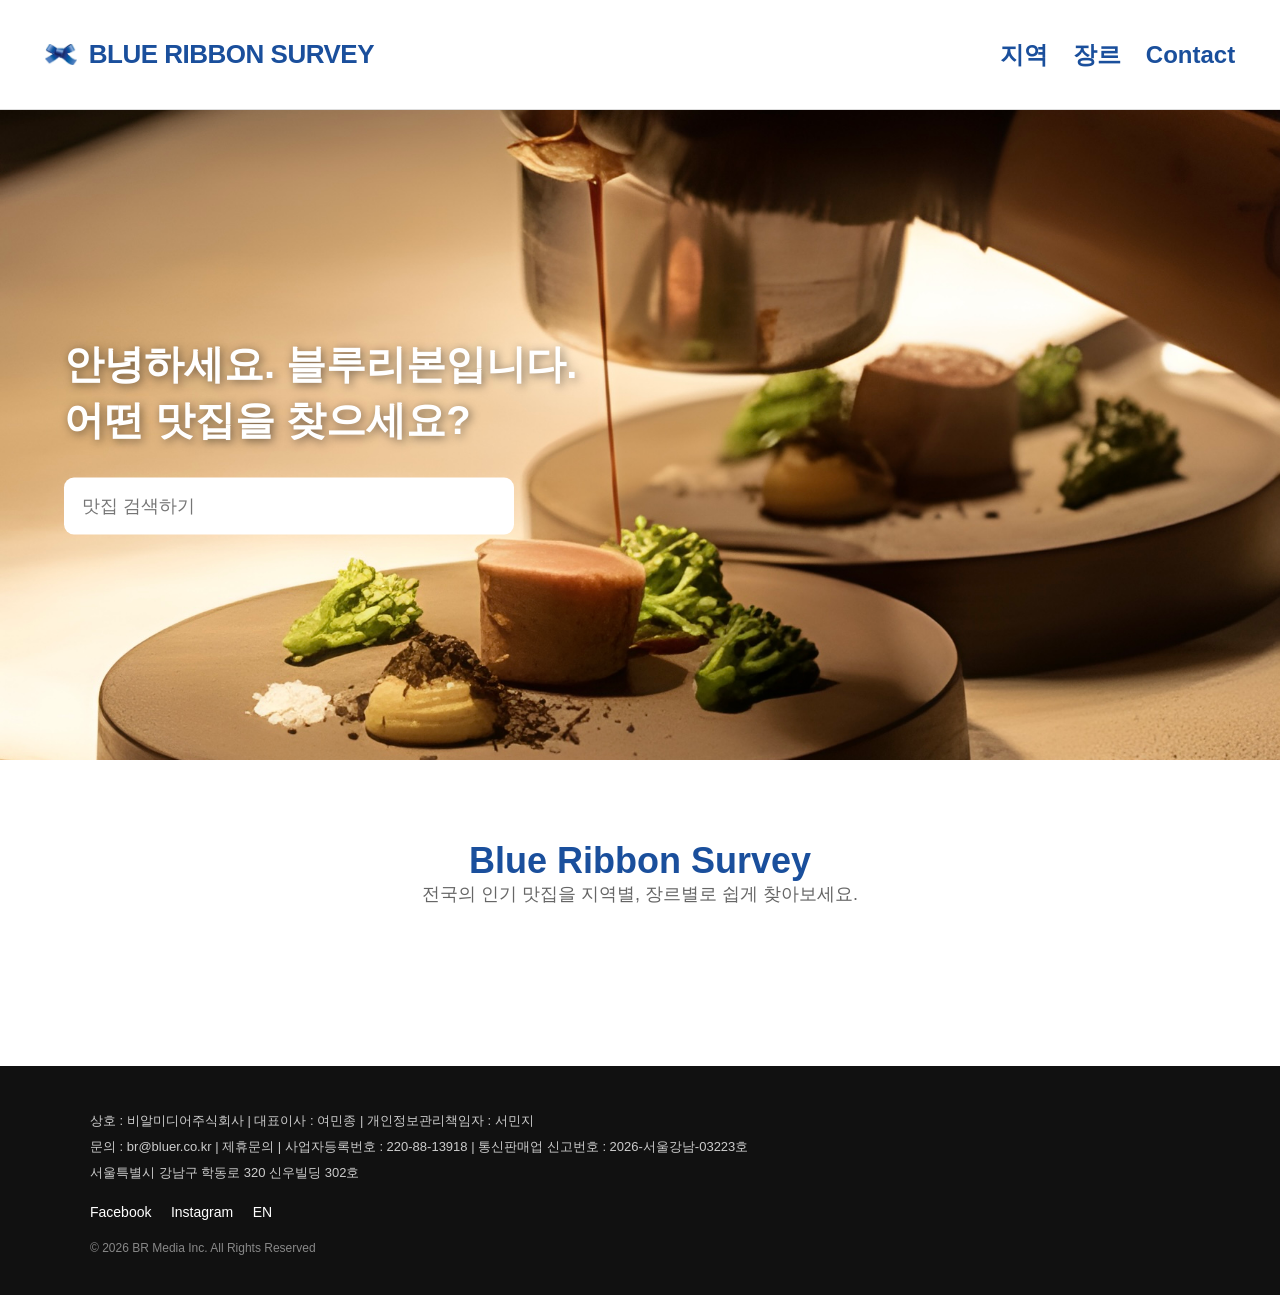
<file: index.html>
<!DOCTYPE html>
<html lang="ko">
<head>
    <meta charset="UTF-8">
    <meta name="viewport" content="width=device-width, initial-scale=1.0">
    <title>Blue Ribbon 맛집</title>

    <link rel="stylesheet" href="style.css">
</head>

<body>
<header>
    <a href="index.html" class="logo-link">
        <img src="blue.jpeg" alt="블루리본 아이콘" class="logo-icon">
        <h1>BLUE RIBBON SURVEY</h1>
    </a>
    
    <nav>
        <a href="지역.html">지역</a>
        <div class="dropdown">
            <a href="#" class="genre-menu">장르</a>
            <div class="dropdown-content">
                <a href="한식.html">한식</a>
                <a href="중식.html">중식</a>
                <a href="일식.html">일식</a>
                <a href="양식.html">양식</a>
            </div>
        </div>
        <a href="contact.html" class="nav-item contact-btn">Contact</a>

    </nav>
</header>

<main class="main-container">

    <img src="main.jpg" class="main-img" alt="메인사진">

    <div class="overlay">

        <h2>안녕하세요. 블루리본입니다.<br>어떤 맛집을 찾으세요?</h2>

        <div class="search-box">
            <input type="text" placeholder="맛집 검색하기">
        </div>

    </div>

</main>

<section class="intro-section">

    <h2>Blue Ribbon Survey</h2>

    <p>
        전국의 인기 맛집을 지역별, 장르별로 쉽게 찾아보세요.
    </p>

</section>
<footer id="footer" class="footer">

    <div class="footer-container">

        <div class="footer-info">
            <p>상호 : 비알미디어주식회사 | 대표이사 : 여민종 | 개인정보관리책임자 : 서민지</p>
            <p>문의 : br@bluer.co.kr | 제휴문의 | 사업자등록번호 : 220-88-13918 | 통신판매업 신고번호 : 2026-서울강남-03223호</p>
            <p>서울특별시 강남구 학동로 320 신우빌딩 302호</p>
        </div>

        <div class="footer-icons">
            <a href="#" class="icon">Facebook</a>
            <a href="#" class="icon">Instagram</a>
            <a href="#" class="icon-text">EN</a>
        </div>

        <p class="copyright">
            © 2026 BR Media Inc. All Rights Reserved
        </p>

    </div>

</footer>
</body>

</html>
</file>
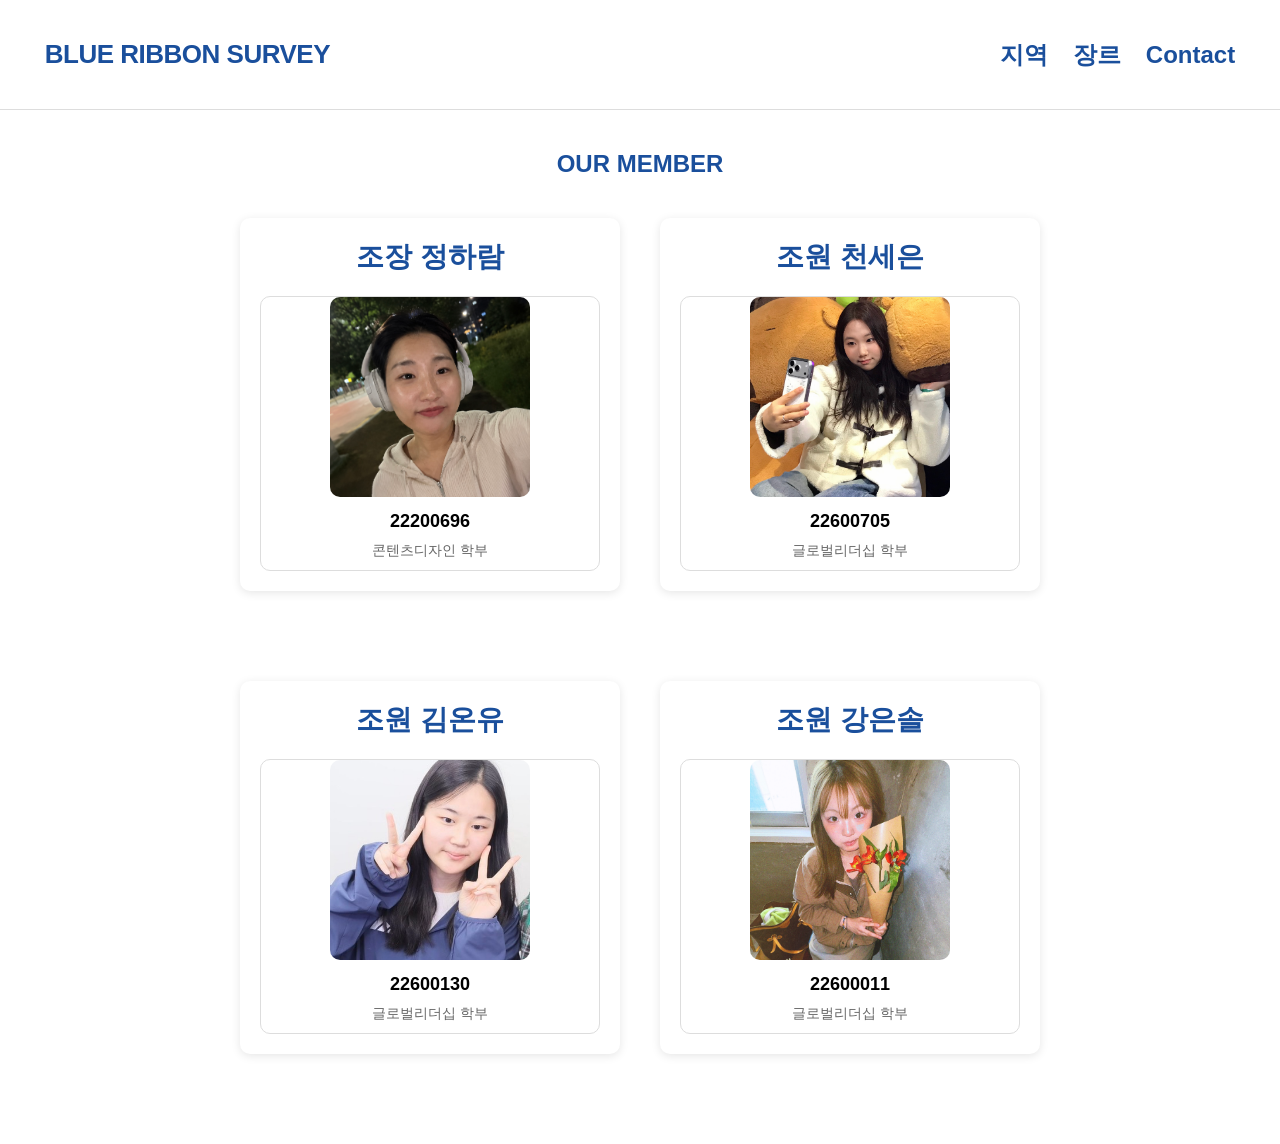
<file: contact.html>
<!DOCTYPE html>
<html lang="ko">

<head>
  <meta charset="UTF-8">

  <title>지역별 맛집</title>

  <link rel="stylesheet" href="style.css">
</head>

<body>

<header>

  <a href="index.html" class="logo-link">
    <h1>BLUE RIBBON SURVEY</h1>
  </a>

  <nav>

    <a href="지역.html">지역</a>

    <a href="genre.html">장르</a>

     <a href="contact.html">Contact</a>

  </nav>

</header>

<section class="region-page">

    <h2>OUR MEMBER</h2>

    <div class="member-container">

        <div class="card">
            <h3>조장 정하람</h3>
            <div class="restaurant-item">
                <img src="ha.jpeg">
                <h4>22200696</h4>
                <p>콘텐츠디자인 학부</p>
            </div>
        </div>

        <div class="card">
            <h3>조원 천세은</h3>
            <div class="restaurant-item">
                <img src="see.jpeg">
                <h4>22600705</h4>
                <p>글로벌리더십 학부</p>
            </div>
        </div>

        <div class="card">
            <h3>조원 김온유</h3>
            <div class="restaurant-item">
                <img src="dhd.jpeg">
                <h4>22600130</h4>
                <p>글로벌리더십 학부</p>
            </div>
        </div>

        <div class="card">
            <h3>조원 강은솔</h3>
            <div class="restaurant-item">
                <img src="es.jpeg">
                <h4>22600011</h4>
                <p>글로벌리더십 학부</p>
            </div>
        </div>

    </div>

</section>

</body>
</html>
</file>
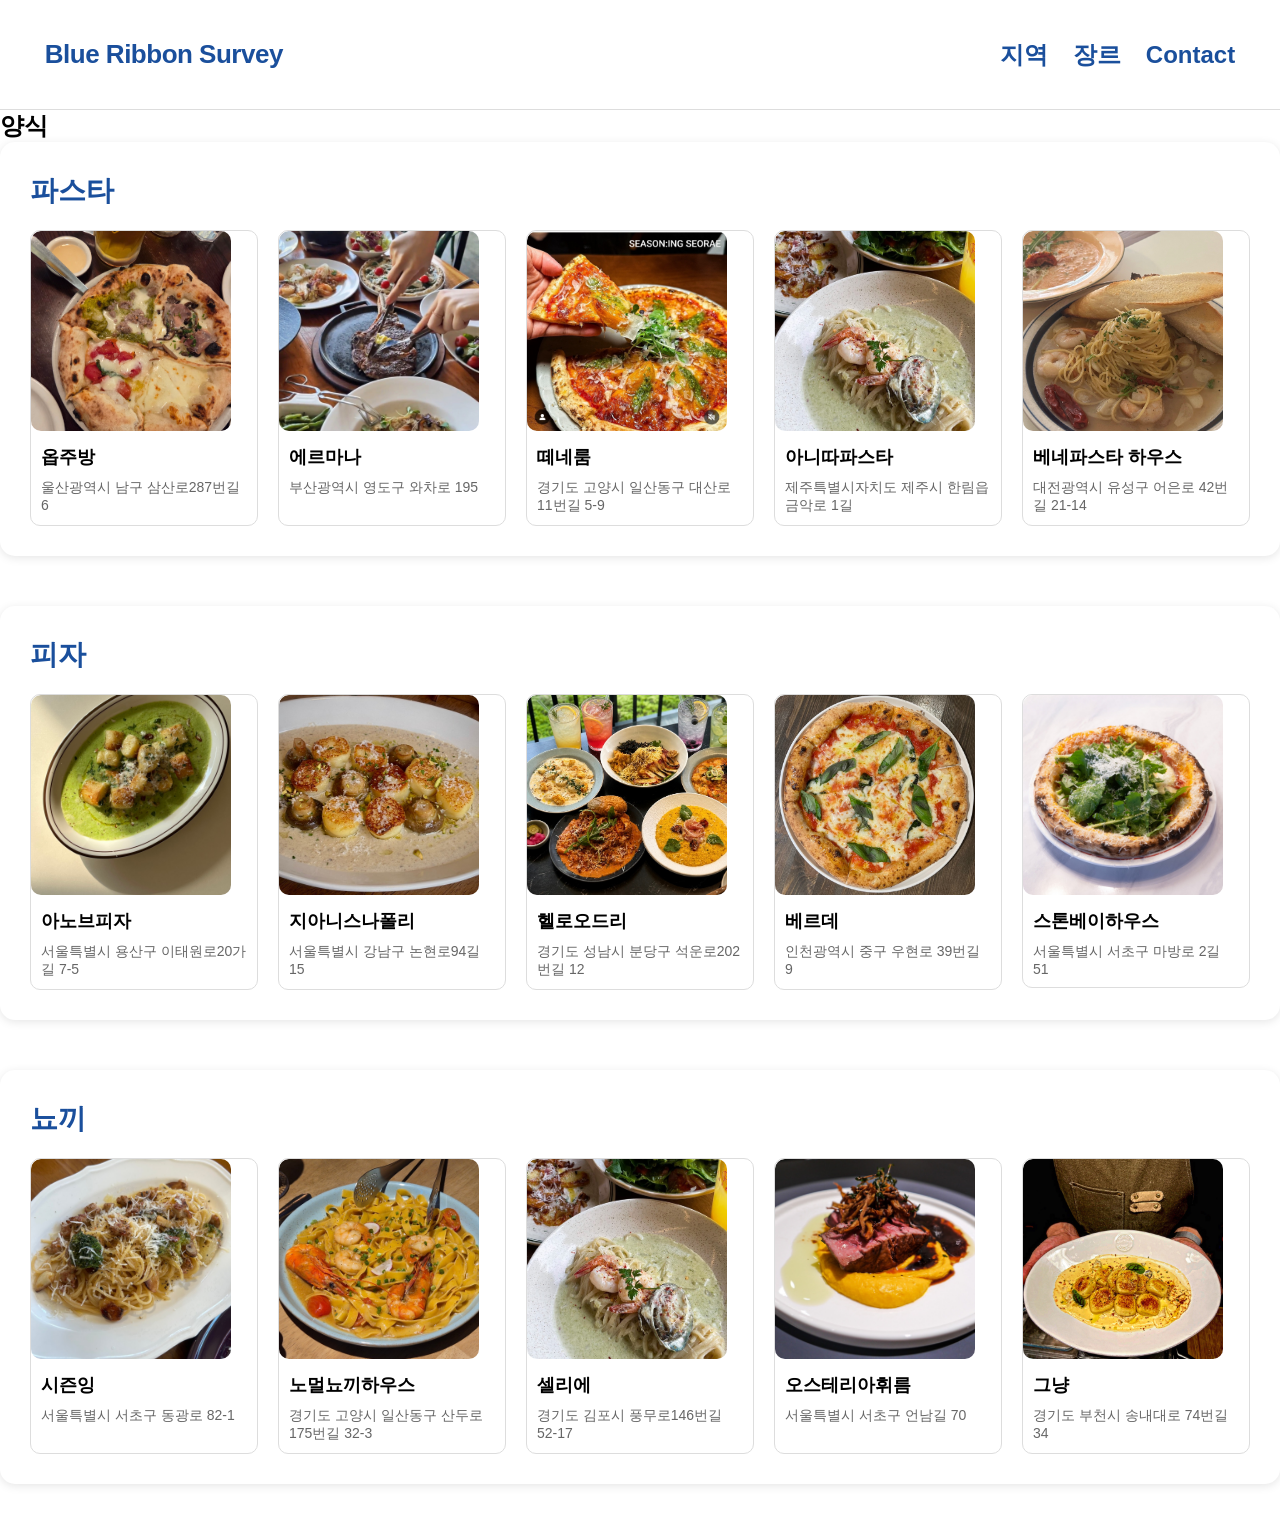
<file: 양식.html>
<!DOCTYPE html>
<html lang="ko">

<head>

  <meta charset="UTF-8">

  <title>양식</title>

  <link rel="stylesheet" href="style.css">

</head>

<body>


<header>

    <a href="index.html" class="logo-link">
        <h1>Blue Ribbon Survey</h1>
    </a>

    <nav>
      <a href="지역.html">지역</a>

      <div class="dropdown">

        <a href="#">장르</a>

        <div class="dropdown-content">

          <a href="한식.html">한식</a>

          <a href="중식.html">중식</a>

          <a href="일식.html">일식</a>

          <a href="양식.html">양식</a>

        </div>
      </div>

      <a href="contact.html">Contact</a>
    </nav>

</header>

<h2>양식</h2>

<!-- 파스타 -->
<div class="food-box">

  <h3>파스타</h3>

  <div class="restaurant-grid">

    <div class="restaurant-item">
      <img src="p0.jpeg">
      <h4>옵주방</h4>
      <p>울산광역시 남구 삼산로287번길 6</p>
    </div>

    <div class="restaurant-item">
      <img src="p1.jpeg">
      <h4>에르마나</h4>
      <p>부산광역시 영도구 와차로 195</p>
    </div>

    <div class="restaurant-item">
      <img src="p2.jpeg">
      <h4>떼네룸</h4>
      <p>경기도 고양시 일산동구 대산로11번길 5-9</p>
    </div>

     <div class="restaurant-item">
      <img src="p9.jpeg">
      <h4>아니따파스타</h4>
      <p>제주특별시자치도 제주시 한림읍 금악로 1길</p>
    </div>

     <div class="restaurant-item">
      <img src="p10.jpeg">
      <h4>베네파스타 하우스</h4>
      <p>대전광역시 유성구 어은로 42번길 21-14</p>
    </div>

  </div>

</div>

<!-- 피자 -->
<div class="food-box">

  <h3>피자</h3>

  <div class="restaurant-grid">

    <div class="restaurant-item">
      <img src="p4.jpeg">
      <h4>아노브피자</h4>
      <p>서울특별시 용산구 이태원로20가길 7-5</p>
    </div>

    <div class="restaurant-item">
      <img src="p5.jpeg">
      <h4>지아니스나폴리</h4>
      <p>서울특별시 강남구 논현로94길 15</p>
    </div>

    <div class="restaurant-item">
      <img src="p6.jpeg">
      <h4>헬로오드리</h4>
      <p>경기도 성남시 분당구 석운로202번길 12</p>
    </div>

    <div class="restaurant-item">
      <img src="p11.jpeg">
      <h4>베르데</h4>
      <p>인천광역시 중구 우현로 39번길 9</p>
</div>

  <div>
      <div class="restaurant-item">
      <img src="p12.jpeg">
      <h4>스톤베이하우스</h4>
      <p>서울특별시 서초구 마방로 2길 51</p>
    </div>

    </div>

  </div>

</div>

<!-- 뇨끼 -->
<div class="food-box">

  <h3>뇨끼</h3>

  <div class="restaurant-grid">

    <div class="restaurant-item">
      <img src="p7.jpeg">
      <h4>시즌잉</h4>
      <p>서울특별시 서초구 동광로 82-1</p>
    </div>

    <div class="restaurant-item">
      <img src="p8.jpeg">
      <h4>노멀뇨끼하우스</h4>
      <p>경기도 고양시 일산동구 산두로175번길 32-3</p>
    </div>

    <div class="restaurant-item">
      <img src="p9.jpeg">
      <h4>셀리에</h4>
      <p>경기도 김포시 풍무로146번길 52-17</p>
    </div>

    <div class="restaurant-item">
      <img src="p13.jpeg">
      <h4>오스테리아휘름</h4>
      <p>서울특별시 서초구 언남길 70 </p>
    </div>

    <div class="restaurant-item">
      <img src="p14.jpeg">
      <h4>그냥</h4>
      <p>경기도 부천시 송내대로 74번길 34 </p>
    </div>

  
  </div>

</div>
</section>
</body>
</html>
</file>
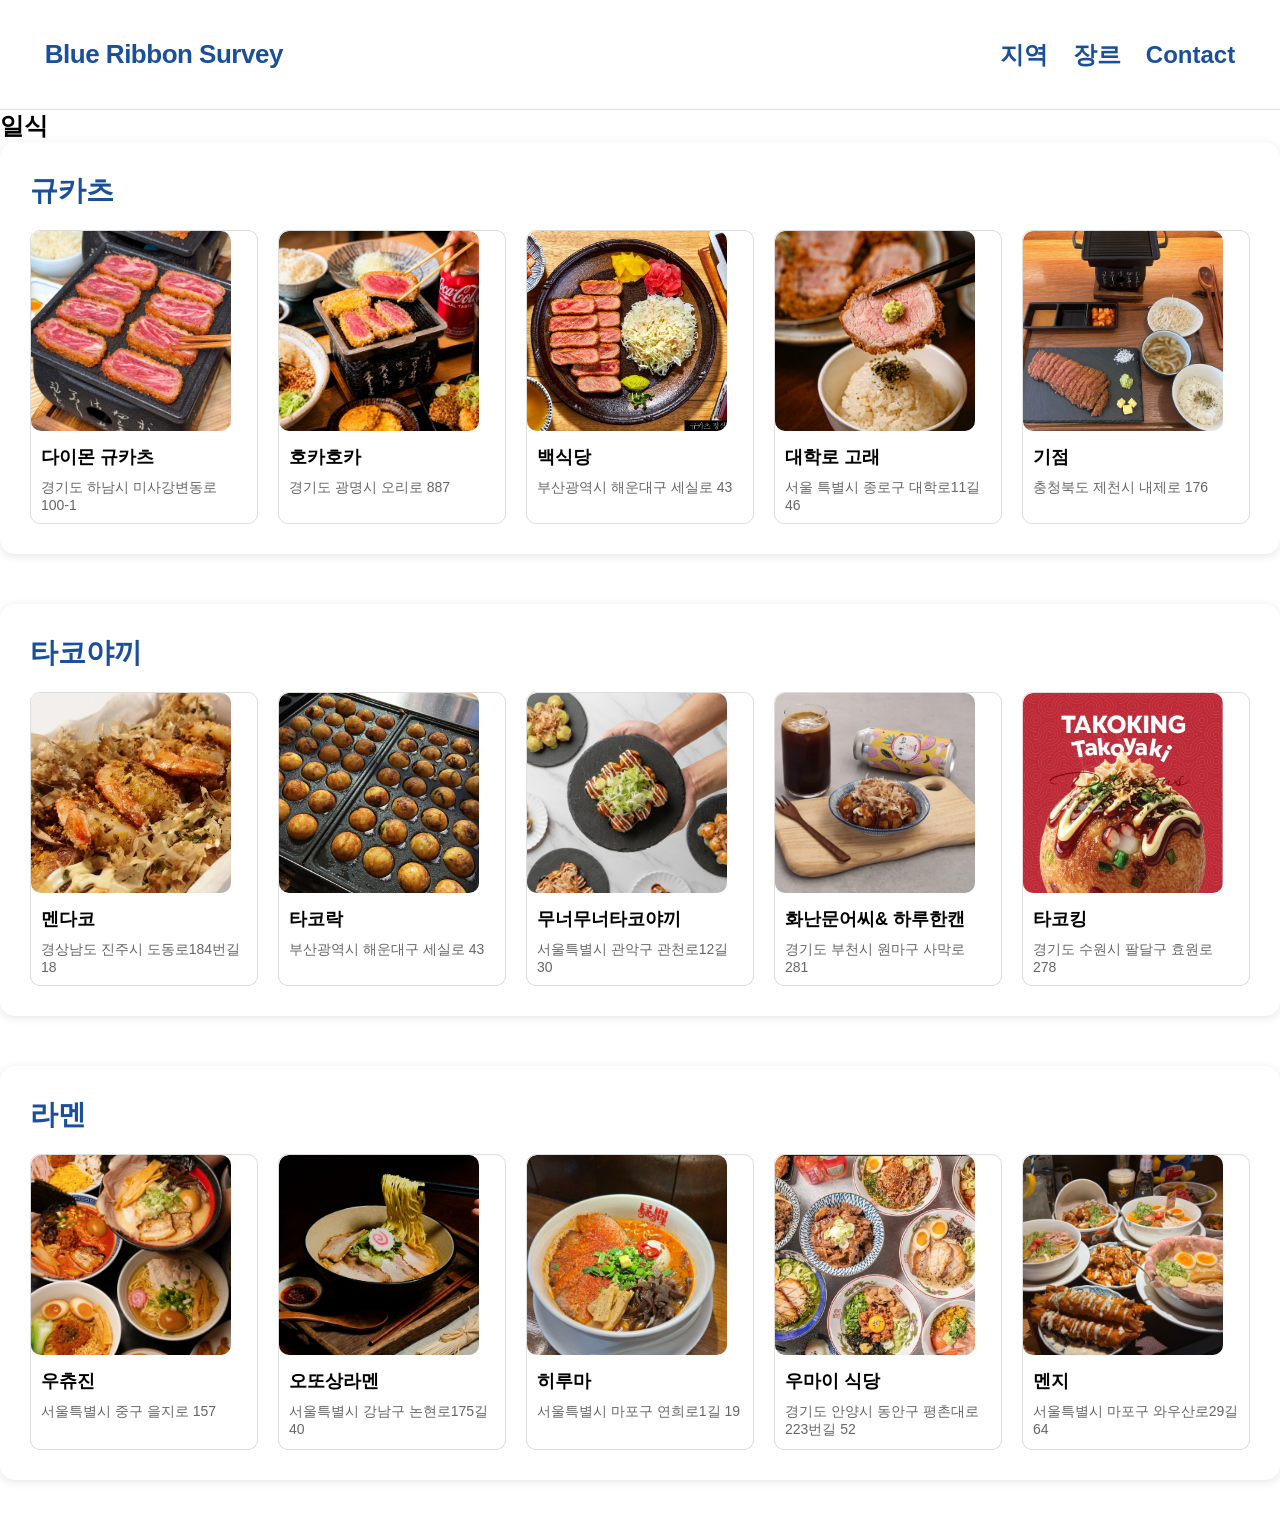
<file: 일식.html>
<!DOCTYPE html>
<html lang="ko">

<head>

  <meta charset="UTF-8">

  <title>일식</title>

  <link rel="stylesheet" href="style.css">

</head>

<body>

<header>

    <a href="index.html" class="logo-link">
        <h1>Blue Ribbon Survey</h1>
    </a>

    <nav>
      <a href="지역.html">지역</a>

      <div class="dropdown">

        <a href="#">장르</a>

        <div class="dropdown-content">

          <a href="한식.html">한식</a>

          <a href="중식.html">중식</a>

          <a href="일식.html">일식</a>

          <a href="양식.html">양식</a>

        </div>
      </div>
      
      <a href="contact.html">Contact</a>
    </nav>

</header>

<h2>일식</h2>

<!-- 규카츠 -->
<div class="food-box">

  <h3>규카츠</h3>

  <div class="restaurant-grid">

    <div class="restaurant-item">
      <img src="j0.jpeg">
      <h4>다이몬 규카츠</h4>
      <p>경기도 하남시 미사강변동로 100-1</p>
    </div>

    <div class="restaurant-item">
      <img src="j1.jpeg">
      <h4>호카호카</h4>
      <p>경기도 광명시 오리로 887</p>
    </div>

    <div class="restaurant-item">
      <img src="j2.jpeg">
      <h4>백식당</h4>
      <p>부산광역시 해운대구 세실로 43</p>
    </div>

    <div class="restaurant-item">
      <img src="j9.jpeg">
      <h4>대학로 고래</h4>
      <p>서울 특별시 종로구 대학로11길 46</p>
    </div>

     <div class="restaurant-item">
      <img src="j10.jpeg">
      <h4>기점</h4>
      <p>충청북도 제천시 내제로 176</p>
    </div>


  </div>

</div>

<!-- 타코야끼 -->
<div class="food-box">

  <h3>타코야끼</h3>

  <div class="restaurant-grid">

    <div class="restaurant-item">
      <img src="j3.jpeg">
      <h4>멘다코</h4>
      <p>경상남도 진주시 도동로184번길 18</p>
    </div>

    <div class="restaurant-item">
      <img src="j4.jpeg">
      <h4>타코락</h4>
      <p>부산광역시 해운대구 세실로 43</p>
    </div>

    <div class="restaurant-item">
      <img src="j5.jpeg">
      <h4>무너무너타코야끼</h4>
      <p>서울특별시 관악구 관천로12길 30</p>
    </div>

    <div class="restaurant-item">
      <img src="j11.jpeg">
      <h4>화난문어씨& 하루한캔</h4>
      <p>경기도 부천시 원마구 사막로 281</p>
    </div>

    <div class="restaurant-item">
      <img src="j12.jpeg">
      <h4>타코킹</h4>
      <p>경기도 수원시 팔달구 효원로 278</p>
    </div>

  </div>

</div>

<!-- 라멘 -->
<div class="food-box">

  <h3>라멘</h3>

  <div class="restaurant-grid">

    <div class="restaurant-item">
      <img src="j6.jpeg">
      <h4>우츄진</h4>
      <p>서울특별시 중구 을지로 157</p>
    </div>

    <div class="restaurant-item">
      <img src="j7.jpeg">
      <h4>오또상라멘</h4>
      <p>서울특별시 강남구 논현로175길 40</p>
    </div>

    <div class="restaurant-item">
      <img src="j8.jpeg">
      <h4>히루마</h4>
      <p>서울특별시 마포구 연희로1길 19</p>
    </div>

    <div class="restaurant-item">
      <img src="j13.jpeg">
      <h4>우마이 식당</h4>
      <p>경기도 안양시 동안구 평촌대로 223번길 52</p>
    </div>

    <div class="restaurant-item">
      <img src="j14.jpeg">
      <h4>멘지</h4>
      <p>서울특별시 마포구 와우산로29길 64</p>
    </div>

  </div>

</div>
</section>
</body>
</html>
</file>
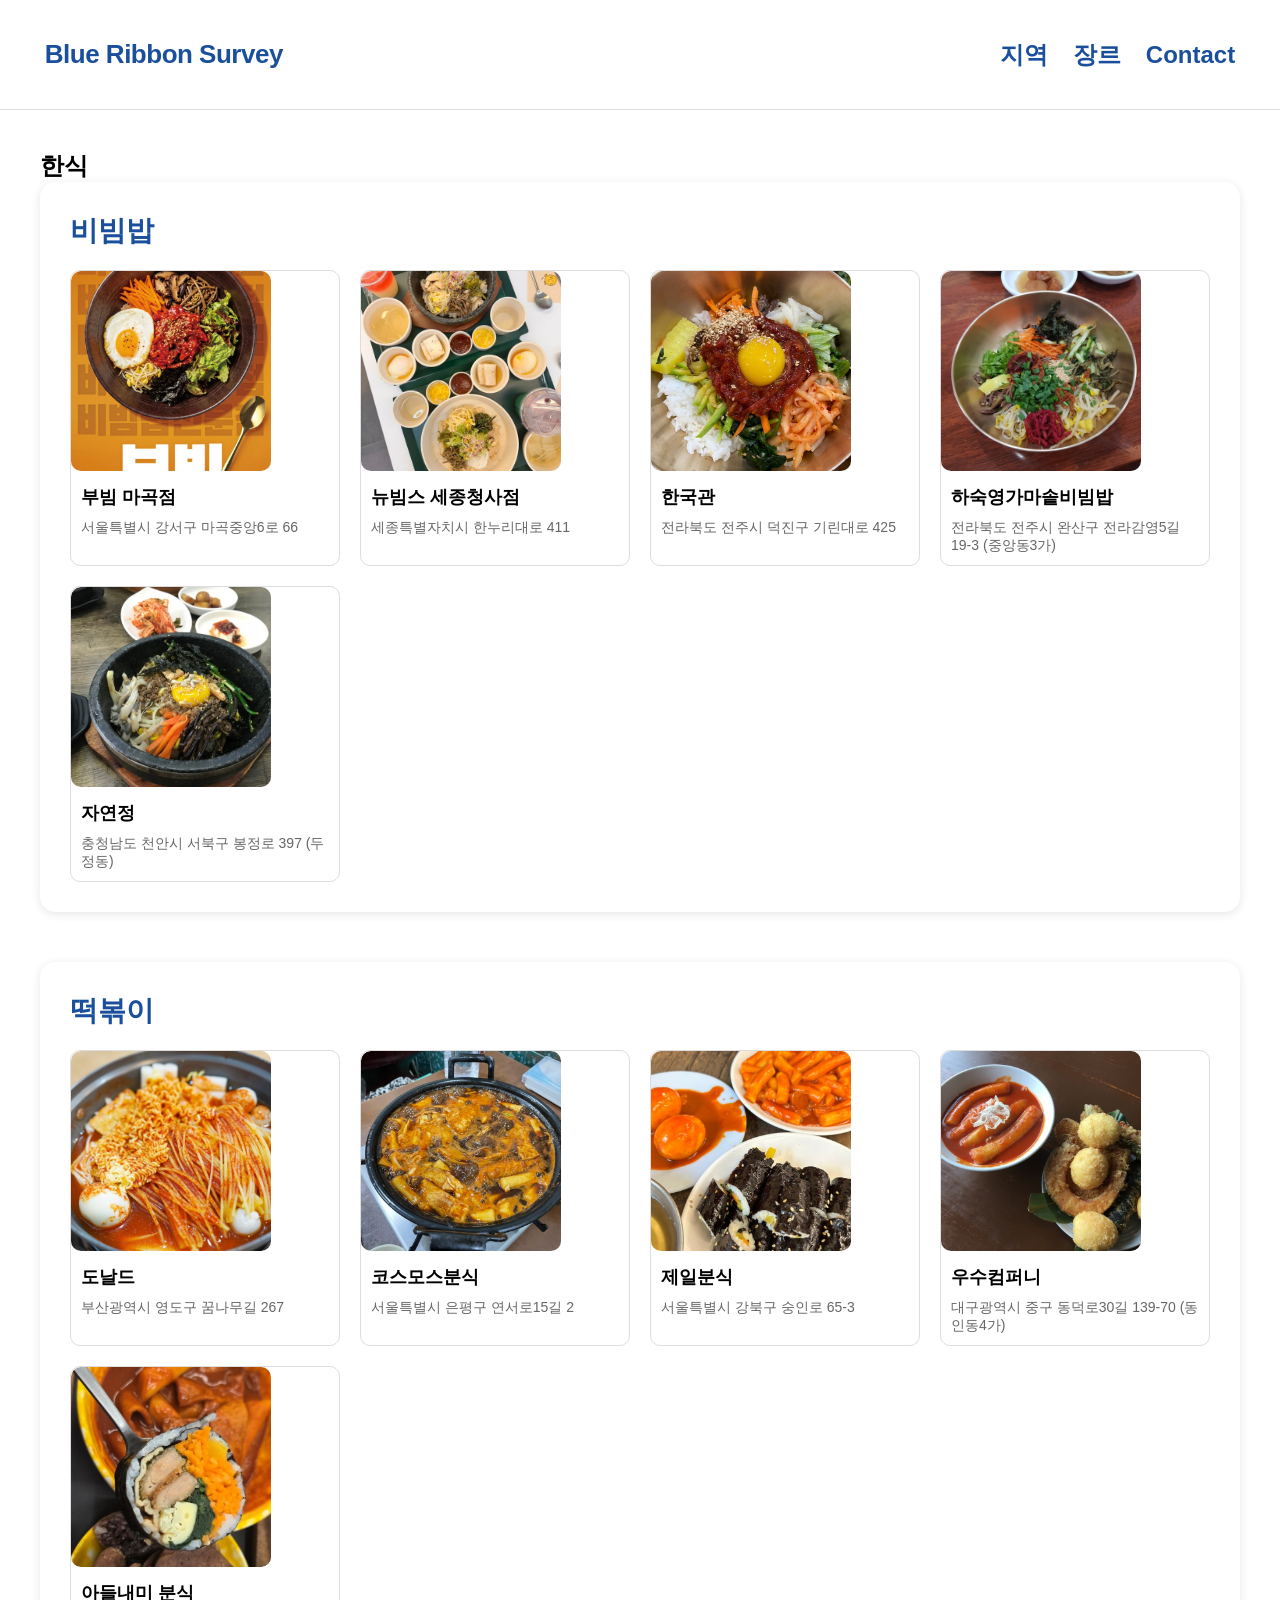
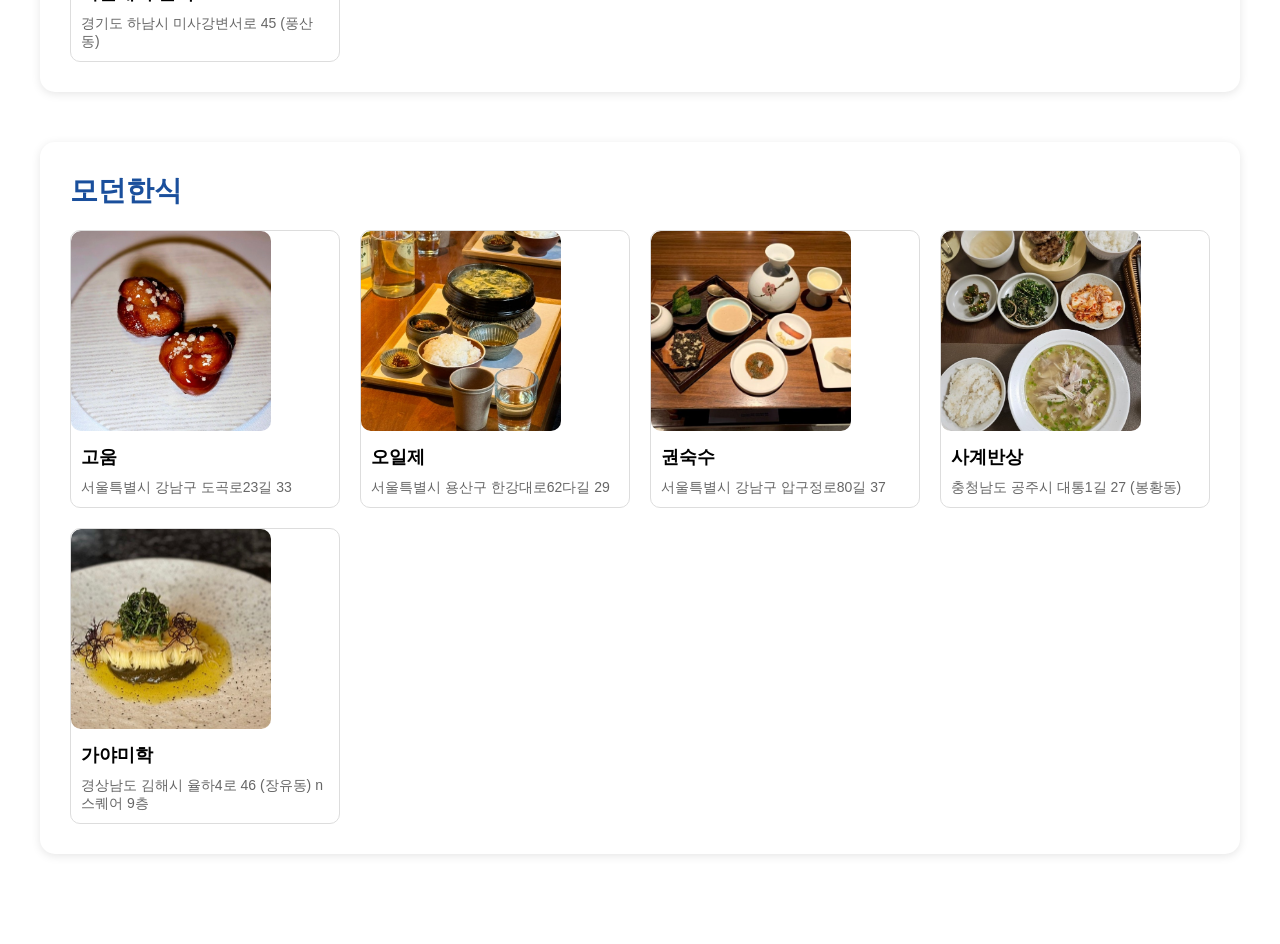
<file: 한식.html>
<!DOCTYPE html>
<html lang="ko">

<head>

  <meta charset="UTF-8">

  <title>한식</title>

  <link rel="stylesheet" href="style.css">

</head>

<body>

<header>

    <a href="index.html" class="logo-link">
        <h1>Blue Ribbon Survey</h1>
    </a>

    <nav>
      <a href="지역.html">지역</a>

      <div class="dropdown">

        <a href="#">장르</a>

        <div class="dropdown-content">

          <a href="한식.html">한식</a>

          <a href="중식.html">중식</a>

          <a href="일식.html">일식</a>

          <a href="양식.html">양식</a>

        </div>
    </div>
    
      <a href="contact.html">Contact</a>
    </nav>

</header>

<!-- 한식 페이지 -->
<section class="genre-page">
<h2>한식</h2>

<!-- 비빔밥 -->
<div class="food-box">

  <h3>비빔밥</h3>

  <div class="restaurant-grid">

    <div class="restaurant-item">
      <img src="ko0.jpeg">
      <h4>부빔 마곡점</h4>
      <p>서울특별시 강서구 마곡중앙6로 66</p>
    </div>

    <div class="restaurant-item">
      <img src="ko1.jpeg">
      <h4>뉴빔스 세종청사점</h4>
      <p>세종특별자치시 한누리대로 411</p>
    </div>

    <div class="restaurant-item">
      <img src="ko2.jpeg">
      <h4>한국관</h4>
      <p>전라북도 전주시 덕진구 기린대로 425</p>
    </div>

    <div class="restaurant-item">
      <img src="ko9.jpeg">
      <h4>하숙영가마솥비빔밥</h4>
      <p>전라북도 전주시 완산구 전라감영5길 19-3 (중앙동3가)</p>
    </div>

    <div class="restaurant-item">
      <img src="ko10.jpeg">
      <h4>자연정</h4>
      <p>충청남도 천안시 서북구 봉정로 397 (두정동)</p>
    </div>
  </div>

</div>

<!-- 떡볶이 -->
<div class="food-box">

  <h3>떡볶이</h3>

  <div class="restaurant-grid">

    <div class="restaurant-item">
      <img src="ko3.jpeg">
      <h4>도날드</h4>
      <p>부산광역시 영도구 꿈나무길 267</p>
    </div>

    <div class="restaurant-item">
      <img src="ko4.jpeg">
      <h4>코스모스분식</h4>
      <p>서울특별시 은평구 연서로15길 2</p>
    </div>

    <div class="restaurant-item">
      <img src="ko5.jpeg">
      <h4>제일분식</h4>
      <p>서울특별시 강북구 숭인로 65-3</p>
    </div>

     <div class="restaurant-item">
      <img src="ko11.jpeg">
      <h4>우수컴퍼니</h4>
      <p>대구광역시 중구 동덕로30길 139-70 (동인동4가)</p>
    </div>

     <div class="restaurant-item">
      <img src="ko12.jpeg">
      <h4>아들내미 분식</h4>
      <p>경기도 하남시 미사강변서로 45 (풍산동)</p>
    </div>
  </div>

</div>

<!-- 모던한식 -->
<div class="food-box">

  <h3>모던한식</h3>

  <div class="restaurant-grid">

    <div class="restaurant-item">
      <img src="ko6.jpeg">
      <h4>고움</h4>
      <p>서울특별시 강남구 도곡로23길 33</p>
    </div>

    <div class="restaurant-item">
      <img src="ko7.jpeg">
      <h4>오일제</h4>
      <p>서울특별시 용산구 한강대로62다길 29</p>
    </div>

    <div class="restaurant-item">
      <img src="ko8.jpeg">
      <h4>권숙수</h4>
      <p>서울특별시 강남구 압구정로80길 37</p>
    </div>

    <div class="restaurant-item">
      <img src="ko13.jpeg">
      <h4>사계반상</h4>
      <p>충청남도 공주시 대통1길 27 (봉황동)</p>
    </div>

    <div class="restaurant-item">
      <img src="ko14.jpeg">
      <h4>가야미학</h4>
      <p>경상남도 김해시 율하4로 46 (장유동) n스퀘어 9층</p>
    </div>

  </div>

</div>
  

  
</section>
</body>
</html>
</file>
<file: style.css>
/* =========================
   기본 설정
========================= */
* {
    margin: 0;
    padding: 0;
    box-sizing: border-box;
}

body {
    overflow-x: hidden;
    font-family: 'Pretendard', sans-serif;
}

/* =========================
   HEADER
========================= */
header {
    width: 100%;
    height: 110px;
    background-color: #fff;
    display: flex;
    justify-content: space-between;
    align-items: center;
    border-bottom: 1px solid #ddd;
    padding: 0 3.5%;
}

/* 로고를 감싸는 링크 (아이콘과 글자 가로 정렬 및 색상 통일) */
.logo-link {
    display: flex;
    align-items: center; 
    text-decoration: none; 
    gap: 12px; /* 아이콘과 글자 사이의 간격 */
}

/* 로고 텍스트 스타일 */
.logo-link h1 {
    margin: 0;
    font-size: 26px; 
    font-weight: 800; 
    color: #1a4f9c;  /* 블루리본 시그니처 파란색 */
    letter-spacing: -0.5px;
}

/* 로고 아이콘 이미지 크기 */
.logo-icon {
    width: 32px;  
    height: auto; 
}

/* =========================
   NAV
========================= */
nav {
    display: flex;
    align-items: center;
    gap: 25px;
}

nav a {
    text-decoration: none;
    color: #1a4f9c; 
    font-size: 24px;
    font-weight: bold;
}

/* =========================
   DROPDOWN
========================= */
.dropdown {
    position: relative;
}

.dropdown-content {
    display: none;
    position: absolute;
    top: 100%;
    left: 0;
    background-color: white;
    min-width: 120px;
    z-index: 100;
}

.dropdown-content a {
    display: block;
    padding: 10px;
    font-size: 18px;
    color: #1a4f9c; 
    text-decoration: none;
}

.dropdown:hover .dropdown-content {
    display: block;
}

/* =========================
   MAIN PAGE (왼쪽 정렬 반영 완료 ✨)
========================= */
.main-container {
    position: relative;
    width: 100%;
    height: 650px;
    overflow: hidden;
}

.main-img {
    width: 100%;
    height: 100%;
    object-fit: cover;
}

/* 정렬을 가운데에서 왼쪽(left: 5%)으로 변경 */
.overlay {
    position: absolute;
    top: 50%;
    left: 5%;             /* 왼쪽 여백 살짝 띄우기 */
    transform: translateY(-50%); /* 세로만 중앙 정렬 */
    text-align: left;     /* 텍스트 내용을 왼쪽 정렬 */
    color: white;
}

.overlay h2 {
    font-size: 40px;
    margin-bottom: 30px;
    text-shadow: 2px 2px 10px rgba(0,0,0,0.5);
    line-height: 1.4;     /* 자연스러운 줄간격 추가 */
}

.search-box input {
    width: 450px;
    max-width: 90%;
    padding: 18px;
    border: none;
    border-radius: 10px;
    font-size: 18px;
}

/* =========================
   INTRO
========================= */
.intro-section {
    padding: 80px 20px;
    text-align: center;
}

.intro-section h2 {
    color: #1a4f9c; 
    font-size: 36px;
}

.intro-section p {
    font-size: 18px;
    color: #666;
}

/* =========================
   REGION / GENRE PAGE
========================= */
.region-page,
.genre-page {
    padding: 40px;
}

.region-page h2 {
    text-align: center;
    margin-bottom: 40px;
    color: #1a4f9c; 
}

/* 카드 */
.card,
.food-box {
    background: white;
    padding: 30px;
    margin-bottom: 50px;
    border-radius: 15px;
    box-shadow: 0 2px 10px rgba(0,0,0,0.1);
}

.card h3,
.food-box h3 {
    color: #1a4f9c; 
    margin-bottom: 20px;
    font-size: 28px;
}

/* =========================
   RESTAURANT GRID
========================= */
.restaurant-grid {
    display: grid;
    grid-template-columns: repeat(auto-fit, minmax(220px, 1fr));
    gap: 20px;
}

.restaurant-item {
    border: 1px solid #ddd;
    border-radius: 10px;
    overflow: hidden;
    background: white;
    transition: 0.3s;
}

.restaurant-item:hover {
    transform: translateY(-5px);
}

.restaurant-item img {
    width: 100%;
    height: 150px;
    object-fit: cover;
}

.restaurant-item h4 {
    margin: 10px;
    font-size: 18px;
}

.restaurant-item p {
    margin: 10px;
    font-size: 14px;
    color: #666;
}

/* =========================
   FOOTER
========================= */
.footer {
    background: #111;
    color: #fff;
    padding: 40px 20px;
    margin-top: 80px;
}

.footer-container {
    max-width: 1100px;
    margin: 0 auto;
}

.footer-info p {
    font-size: 13px;
    line-height: 1.6;
    color: #ccc;
    margin: 5px 0;
}

.footer-icons {
    margin-top: 20px;
}

.footer-icons a {
    color: white;
    margin-right: 15px;
    text-decoration: none;
    font-size: 14px;
}

.footer-icons a:hover {
    text-decoration: underline;
}

.copyright {
    margin-top: 20px;
    font-size: 12px;
    color: #888;
}

/* =========================
   RESPONSIVE
========================= */
@media (max-width: 768px) {
    .restaurant-grid {
        grid-template-columns: repeat(2, 1fr);
    }

    .overlay h2 {
        font-size: 28px;
    }

    .search-box input {
        width: 90%;
    }
}

.member-container {
    display: grid;
    grid-template-columns: repeat(2, 1fr);
    gap: 40px;
    max-width: 800px;
    margin: 0 auto;
}

.card {
    background-color: #fff;
    border-radius: 10px;
    padding: 20px;
    text-align: center;
}

.restaurant-item img {
    width: 200px;
    height: 200px;
    object-fit: cover;
    border-radius: 10px;
}
</file>
